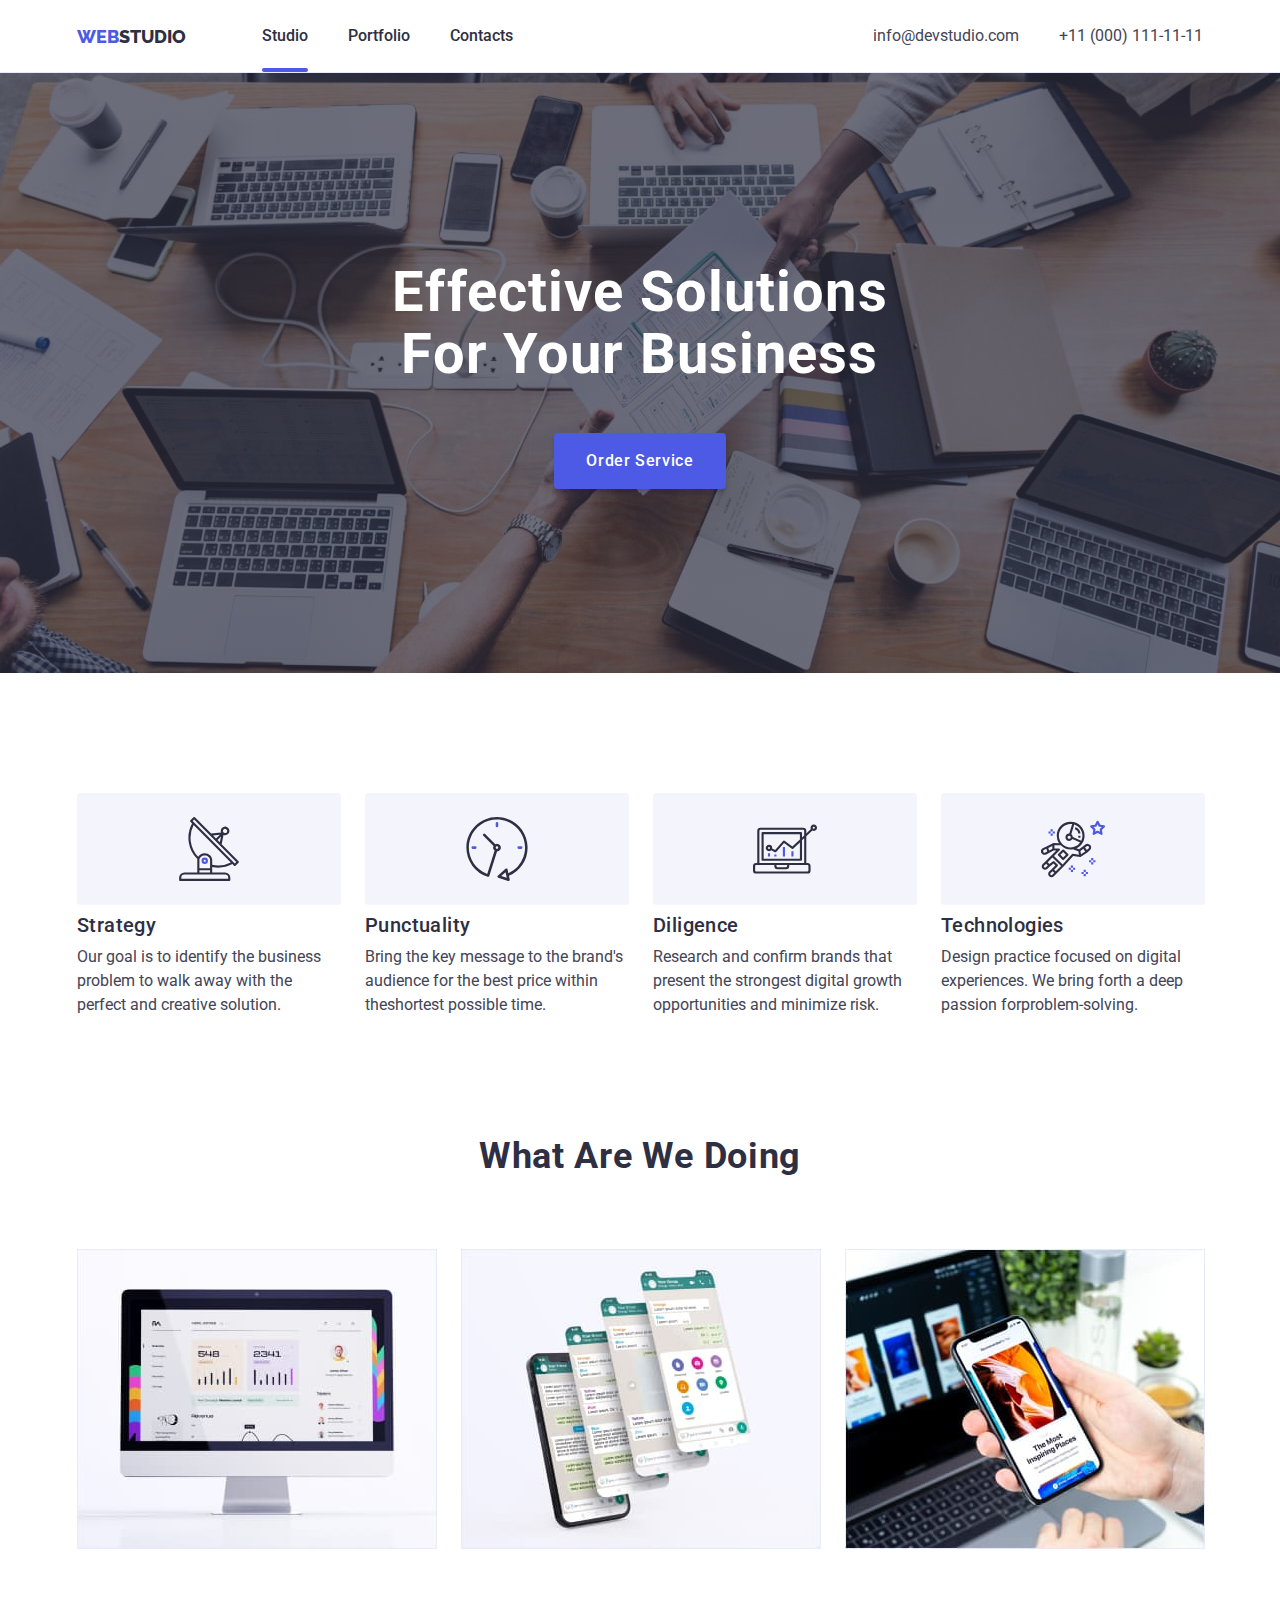
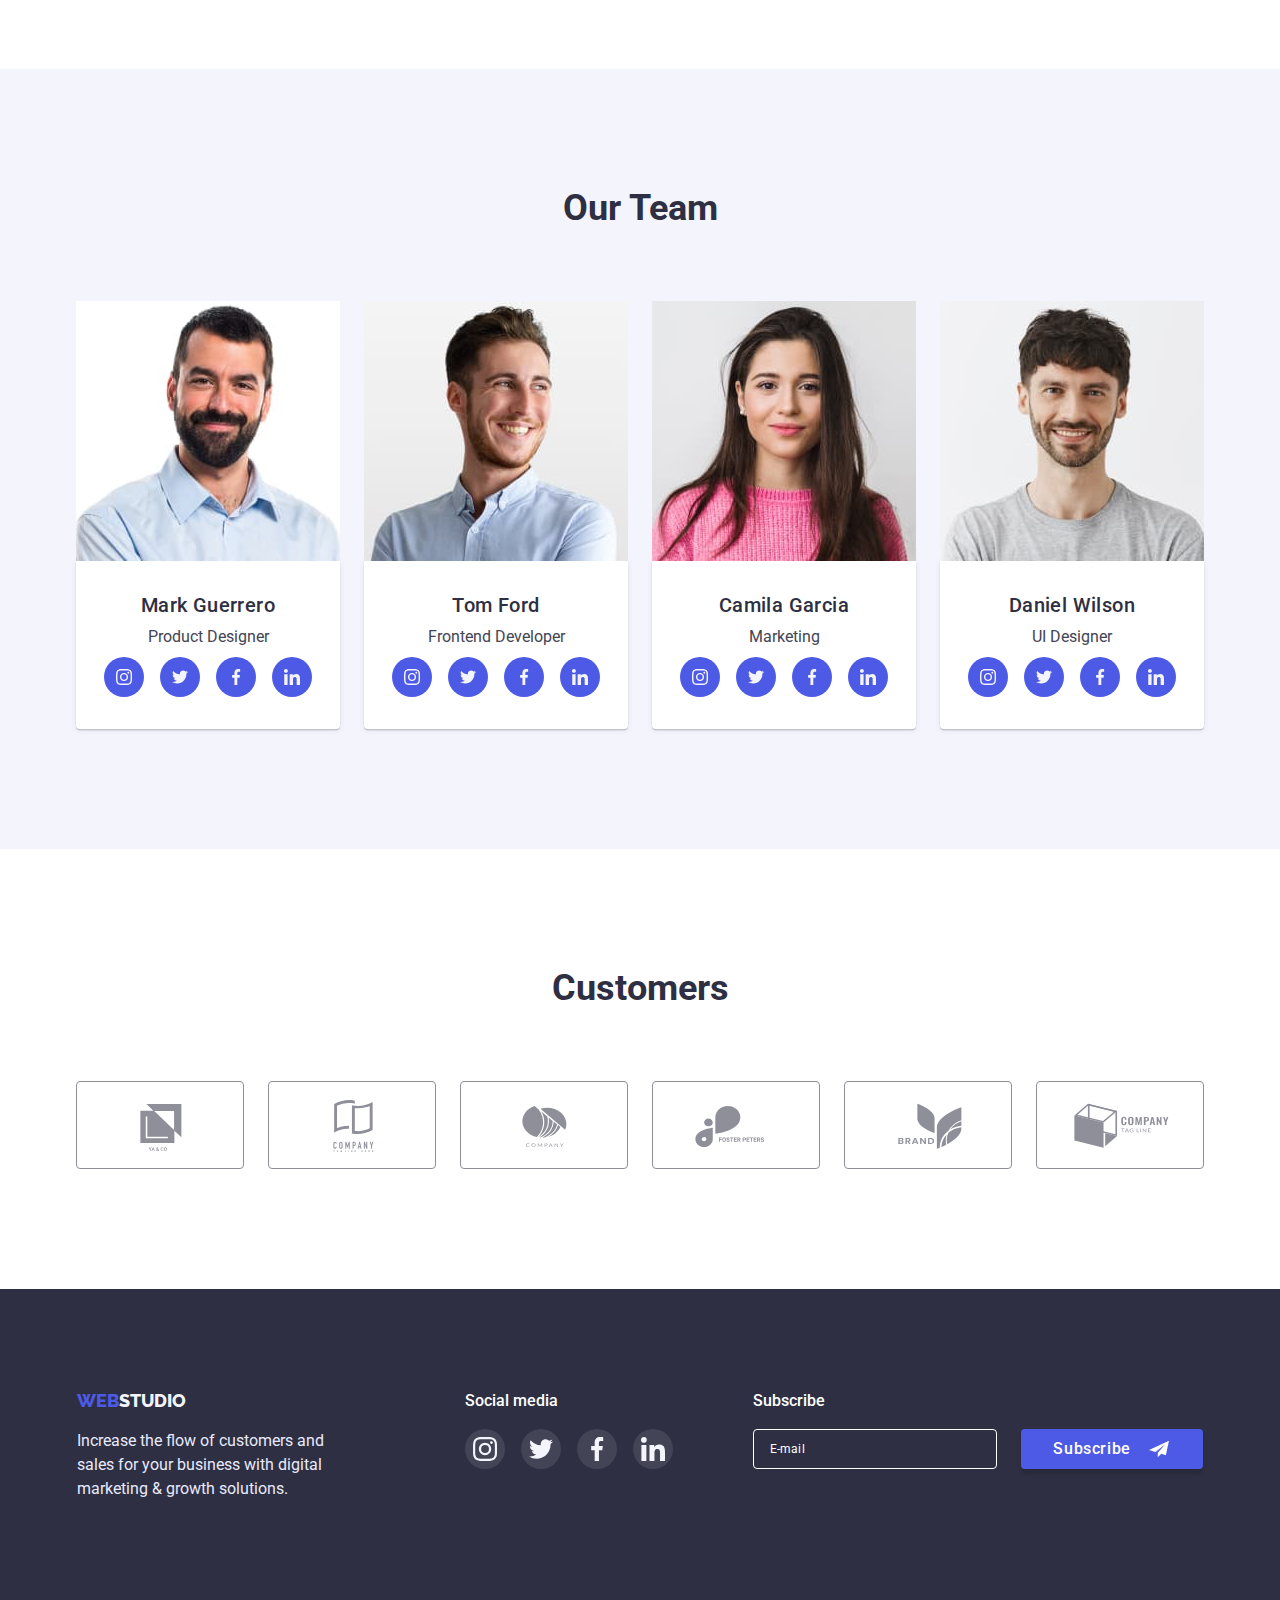
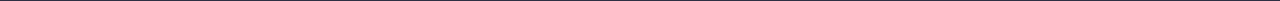
<file: index.html>
<!DOCTYPE html>
<html lang="en">
<head>
    <meta charset="UTF-8">
    <meta http-equiv="X-UA-Compatible" content="IE=edge">
    <meta name="viewport" content="width=device-width, initial-scale=1.0">
    <title>goit-markup-hw-07</title>
    <!-- ====================== Attaching text styles. ====================== -->
    <link rel="preconnect" href="https://fonts.googleapis.com">
    <link rel="preconnect" href="https://fonts.gstatic.com" crossorigin>
    <link href="https://fonts.googleapis.com/css2?family=Raleway:wght@800&family=Roboto:wght@400;500;700;900&display=swap"
        rel="stylesheet">
    <!-- ====================== Normalization. ====================== -->    
    <link rel="stylesheet" href="https://cdnjs.cloudflare.com/ajax/libs/modern-normalize/1.1.0/modern-normalize.min.css">
    <!-- ====================== Attaching a styles file. ====================== -->
    <link rel="stylesheet" href="./css/styles.css">
</head>

<body>

    <!-- ====================== Page header! ====================== -->
    <header class="h-underline">
        <!-- ====================== Main navigation ====================== -->
                  
        <div class="main-nav container">
            <nav class="main-nav">
                <!-- ====================== logo created as a text ====================== -->
                <a href="./index.html" class="link page-header">
                    <span class="logo-web">Web</span><span class="logo-studio-h">Studio</span>
                </a>
            
                    <!-- ====================== Main page navigation ====================== -->
                    <ul class="site-nav link">
                        <li class="site-nav-item item"><a href="./index.html" class="link medium-text nav-index">Studio</a></li> 
                        <li class="item"><a href="./portfolio.html" class="link medium-text">Portfolio</a></li>
                        <li class="item"><a href="" class="link medium-text">Contacts</a></li>
                    </ul>
            </nav>
             
            <!-- ====================== Contacts ====================== -->
            <address class="adress-nav">

                    <!-- 796+ size letter -->
                    <ul class="link auth-nav-laptop">
                        <li class="item"><a href="mailto:info@devstudio.com" class="link small-text-laptop carrent">info@devstudio.com</a></li>
                        <li class="item"><a href="tel:+110001111111" class="link small-text-laptop carrent">+11 (000) 111-11-11</a></li>
                    </ul>

                    <!-- 1200+ size letter -->
                    <ul class="link auth-nav">
                        <li class="item"><a href="mailto:info@devstudio.com" class="link small-text carrent">info@devstudio.com</a></li>
                        <li class="item"><a href="tel:+110001111111" class="link small-text carrent">+11 (000) 111-11-11</a></li>
                    </ul>
                
            </address>

            <!-- ====================== Mobile variant close buttom + menu ====================== -->  
            <button type="button" class="mobile-menu-open" data-menu-open>
                <svg class="mobile-menu-open_icon icon-mob" width="32" height="22">
                    <use href="./images/icons.svg#burger-icon"></use>
                </svg>
            </button> 
        </div >

        <!-- ====================== Mobile menu drop window ====================== --> 
        <div class="mobile-menu" data-menu>
            <div class="mobile-menu-container">
                <button class="mobile-menu_close-btn"  width="24" height="24" data-menu-close>
                    <svg class="mobile-menu_close-icon" width="8" height="8">
                        <use href="./images/icons.svg#icon-close-modal"></use>
                    </svg>
                </button>
    
                <!-- Mobile menu main nav -->
                <ul class="link drop-site-nav">
                    <li class="item drop-site-nav-item">
                        <a href="./index.html" class="link drop-site-nav-text">Studio</a>
                    </li>
                    <li class="item drop-site-nav-item">
                        <a href="./portfolio.html" class="link drop-site-nav-text">Portfolio</a>
                    </li>
                    <li class="item drop-site-nav-item">
                        <a href="" class="link drop-site-nav-text carrent">Contacts</a>
                    </li>
                </ul>
                
                <!-- Mobile menu mail + tel -->
                <ul class="drop-mobile-menu link">
                    <li class="mob-menu-item item">
                        <a href="tel:+110001111111" class="mob-text-style link">+11 (000) 111-11-11</a>
                    </li>
                    <li class="mob-menu-item item">
                        <a href="mailto:info@devstudio.com" class="ema-text-style link">info@devstudio.com</a>
                    </li>
                </ul>
    
                <!-- Mobile menu social net -->
                <ul class="social-list-mob list">

                    <li class="social-list-iten-mob">
                        <a href="" class="social-list-link-mob">
                            <svg class="social-list-icon" width="24" height="24">
                                <use href="./images/icons.svg#icon-our-team-instagram"></use>
                            </svg>
                        </a>
                    </li>

                    <li class="social-list-iten-mob">
                        <a href="" class="social-list-link-mob">
                            <svg class="social-list-icon" width="24" height="24">
                                <use href="./images/icons.svg#icon-our-team-twitter"></use>
                            </svg>
                        </a>
                    </li>

                    <li class="social-list-iten-mob">
                        <a href="" class="social-list-link-mob">
                            <svg class="social-list-icon" width="24" height="24">
                                <use href="./images/icons.svg#icon-our-team-facebook"></use>
                            </svg>
                        </a>
                    </li>

                    <li class="social-list-iten-mob">
                        <a href="" class="social-list-link-mob">
                            <svg class="social-list-icon" width="24" height="24">
                                <use href="./images/icons.svg#icon-our-team-linkedin"></use>
                            </svg>
                        </a>
                    </li>
                    
                </ul>

            </div>   
        </div>
    </header>

    <!-- ====================== Unique page content. ====================== -->
    <main>
        
        <!-- ====================== Section 1. Hero. ====================== -->
        <section class="section-double-pad bg-color-h hero-bg">
            <div class="fool-title">
                <h1 class="hero-title">Effective Solutions</h1>
                <h1 class="hero-title">for Your Business</h1>
            </div>
            
                <button type="button" class="hero-button button-text" data-modal-open>Order Service</button>
            
        </section> 

        <!-- ====================== Section 2. Main fitures. ====================== -->
        <section class="section-main-fitures">
            <div class="container">
                <h2 class="invisible"></h2>

                <ul class="privil-list list">

                    <li class="privil-list-item link">
                        <div class="privil-list-link">                            
                            <svg class="social-list-icon" width="64" height="64">
                                <use href="./images/icons.svg#icon-antenna" class="privil-pic"></use>
                            </svg>
                        </div>
                        <div class="fitures-card-text-box">
                            <h3 class="title-third">Strategy</h3>
                            <p class="small-text">Our goal is to identify the business
                            problem to walk away with the perfect and creative solution.</p>
                        </div>
                        
                    </li>

                    <li class="privil-list-item">
                        <div class="privil-list-link">                            
                            <svg class="social-list-icon" width="64" height="64">
                                <use href="./images/icons.svg#icon-clock"></use>
                            </svg>
                        </div>
                        <div class="fitures-card-text-box">
                            <h3 class="title-third">Punctuality</h3>
                            <p class="small-text">Bring the key message to the brand's audience for the best price within theshortest possible time.</p>
                        </div>
                        
                    </li>

                    <li class="privil-list-item">
                        <div class="privil-list-link">                            
                            <svg class="social-list-icon" width="64" height="64">
                                <use href="./images/icons.svg#icon-diagram"></use>
                            </svg>
                        </div>
                        <div class="fitures-card-text-box">
                            <h3 class="title-third">Diligence</h3>
                            <p class="small-text">Research and confirm brands that present the strongest digital growth opportunities and minimize risk.</p>
                        </div>
                        
                    </li>

                    <li class="privil-list-item">
                        <div class="privil-list-link">                            
                            <svg class="social-list-icon" width="64" height="64">
                                <use href="./images/icons.svg#icon-astronaut"></use>
                            </svg>
                        </div>
                        <div class="fitures-card-text-box">
                            <h3 class="title-third">Technologies</h3>
                            <p class="small-text">Design practice focused on digital experiences. We bring forth a deep passion forproblem-solving.</p>
                        </div>
                        
                    </li>

                </ul>                
            </div>
        </section>

        <!-- ====================== Section 3. What are we doing. ====================== -->
        <section class="section-singl-pad element-direction-index">
             
            <div class="container">
                <h2 class="title-second main-text-style">What are we doing</h2>
                <ul class="photo link">
                    <li class="item">
                        <img 
                            srcset="./images/what-are-we-doing/monitor.jpg 1x, ./images/what-are-we-doing/monitor@2x.jpg 2x"
                            src="./images/monitor.jpg" 
                            alt="monitor" 
                            width="360" height="300"
                        >
                    </li>
                    <li class="item">
                        <img 
                            srcset="./images/what-are-we-doing/phone.jpg 1x, ./images/what-are-we-doing/phone@2x.jpg 2x"
                            src="./images/phone.jpg" 
                            alt="phone" 
                            width="360" height="300"
                        >
                    </li>
                    <li class="item">
                        <img 
                            srcset="./images/what-are-we-doing/phon-plus-laptop.jpg 1x, ./images/what-are-we-doing/phon-plus-laptop@2x.jpg 2x"
                            src="./images/what-are-we-doing/phon-plus-laptop.jpg" 
                            alt="phone and laptop" 
                            width="360" height="300"
                        >
                    </li>
                </ul>
            </div>
        </section>

        <!-- ====================== Section 4. Our Team. ====================== -->
        <section class="section-our-team our-team-colors-bg">
            
                
            <!-- Our Team cards -->
            <div class="container">
                <h2 class="title-second">Our Team</h2>
                <div class="test">
                    <ul class="team-cards link">
    
                        <li class="our-team-item item">
                            <img 
                                srcset="./images/our-team/mark-guerrero.jpg 1x, ./images/our-team/mark-guerrero@2x.jpg 2x"
                                src="./images/our-team/mark-guerrero.jpg" 
                                alt="Product Designer Mark Guerrero" 
                                width="264">
                            <div class="card-description">
                                <h3 class="title-third">Mark Guerrero</h3>
                                <p class="small-text-icon">Product Designer</p>
    
                                <!-- Our Team cards Icon -->
                                <ul class="social-list list">
                                    <li class="social-list-iten">
                                        <a href="" class="social-list-link">
                                            <svg class="social-list-icon" width="16" height="16">
                                                <use href="./images/icons.svg#icon-our-team-instagram"></use>
                                            </svg>
                                        </a>
                                    </li>
    
                                    <li class="social-list-iten">
                                        <a href="" class="social-list-link">
                                            <svg class="social-list-icon" width="16" height="16">
                                                <use href="./images/icons.svg#icon-our-team-twitter"></use>
                                            </svg>
                                        </a>
                                    </li>
    
                                    <li class="social-list-iten">
                                        <a href="" class="social-list-link">
                                            <svg class="social-list-icon" width="16" height="16">
                                                <use href="./images/icons.svg#icon-our-team-facebook"></use>
                                            </svg>
                                        </a>
                                    </li>
    
                                    <li class="social-list-iten">
                                        <a href="" class="social-list-link">
                                            <svg class="social-list-icon" width="16" height="16">
                                                <use href="./images/icons.svg#icon-our-team-linkedin"></use>
                                            </svg>
                                        </a>
                                    </li>
                                    
                                </ul>
                                
                            </div>
                        </li>
    
                        <li class="our-team-item item">
                            <img 
                            srcset="./images/our-team/tom-ford.jpg 1x, ./images/our-team/tom-ford@2x.jpg 2x" 
                            src="./images/our-team/tom-ford.jpg" 
                            alt="Frontend Developer Tom Ford" 
                            width="264">
                            <div class="card-description">
                                <h3 class="title-third">Tom Ford</h3>
                                <p class="small-text-icon">Frontend Developer</p>
                                
                                <!-- Our Team cards Icon -->
                                <ul class="social-list list">
                                    <li class="social-list-iten">
                                        <a href="" class="social-list-link">
                                            <svg class="social-list-icon" width="16" height="16">
                                                <use href="./images/icons.svg#icon-our-team-instagram"></use>
                                            </svg>
                                        </a>
                                    </li>
    
                                    <li class="social-list-iten">
                                        <a href="" class="social-list-link">
                                            <svg class="social-list-icon" width="16" height="16">
                                                <use href="./images/icons.svg#icon-our-team-twitter"></use>
                                            </svg>
                                        </a>
                                    </li>
    
                                    <li class="social-list-iten">
                                        <a href="" class="social-list-link">
                                            <svg class="social-list-icon" width="16" height="16">
                                                <use href="./images/icons.svg#icon-our-team-facebook"></use>
                                            </svg>
                                        </a>
                                    </li>
    
                                    <li class="social-list-iten">
                                        <a href="" class="social-list-link">
                                            <svg class="social-list-icon" width="16" height="16">
                                                <use href="./images/icons.svg#icon-our-team-linkedin"></use>
                                            </svg>
                                        </a>
                                    </li>
                                    
                                </ul>
    
                            </div>
                        </li>
    
                        <li class="our-team-item item">
                            <img 
                                srcset="./images/our-team/camila-garcia.jpg 1x, ./images/our-team/camila-garcia@2x.jpg 2x" 
                                src="./images/our-team/camila-garcia.jpg" 
                                alt="Marketing Camila Garcia" 
                                width="264">
                            <div class="card-description">
                                <h3 class="title-third">Camila Garcia</h3>
                                <p class="small-text-icon">Marketing</p>
    
                                <!-- Our Team cards Icon -->
                                <ul class="social-list list">
                                    <li class="social-list-iten">
                                        <a href="" class="social-list-link">
                                            <svg class="social-list-icon" width="16" height="16">
                                                <use href="./images/icons.svg#icon-our-team-instagram"></use>
                                            </svg>
                                        </a>
                                    </li>
    
                                    <li class="social-list-iten">
                                        <a href="" class="social-list-link">
                                            <svg class="social-list-icon" width="16" height="16">
                                                <use href="./images/icons.svg#icon-our-team-twitter"></use>
                                            </svg>
                                        </a>
                                    </li>
    
                                    <li class="social-list-iten">
                                        <a href="" class="social-list-link">
                                            <svg class="social-list-icon" width="16" height="16">
                                                <use href="./images/icons.svg#icon-our-team-facebook"></use>
                                            </svg>
                                        </a>
                                    </li>
    
                                    <li class="social-list-iten">
                                        <a href="" class="social-list-link">
                                            <svg class="social-list-icon" width="16" height="16">
                                                <use href="./images/icons.svg#icon-our-team-linkedin"></use>
                                            </svg>
                                        </a>
                                    </li>
                                    
                                </ul> 
    
                            </div>
                        </li>
    
                        <li class="our-team-item item">
                            <img 
                                srcset="./images/our-team/daniel-wilson.jpg 1x, ./images/our-team/daniel-wilson@2x.jpg 2x" 
                                src="./images/our-team/daniel-wilson.jpg" 
                                alt="UI Designer Daniel Wilson" 
                                width="264">
                            <div class="card-description">
                                <h3 class="title-third">Daniel Wilson</h3>
                                <p class="small-text-icon">UI Designer</p>
    
                                <!-- Our Team cards Icon -->
                                <ul class="social-list list">
                                    <li class="social-list-iten">
                                        <a href="" class="social-list-link">
                                            <svg class="social-list-icon" width="16" height="16">
                                                <use href="./images/icons.svg#icon-our-team-instagram"></use>
                                            </svg>
                                        </a>
                                    </li>
    
                                    <li class="social-list-iten">
                                        <a href="" class="social-list-link">
                                            <svg class="social-list-icon" width="16" height="16">
                                                <use href="./images/icons.svg#icon-our-team-twitter"></use>
                                            </svg>
                                        </a>
                                    </li>
    
                                    <li class="social-list-iten">
                                        <a href="" class="social-list-link">
                                            <svg class="social-list-icon" width="16" height="16">
                                                <use href="./images/icons.svg#icon-our-team-facebook"></use>
                                            </svg>
                                        </a>
                                    </li>
    
                                    <li class="social-list-iten">
                                        <a href="" class="social-list-link">
                                            <svg class="social-list-icon" width="16" height="16">
                                                <use href="./images/icons.svg#icon-our-team-linkedin"></use>
                                            </svg>
                                        </a>
                                    </li>
                                    
                                </ul>
    
                            </div>
                        </li>
    
                    </ul>
                </div>
            </div>
        </section>

        <!-- ====================== Section 5. Customers. ====================== -->
        <section class="section-customers">
            <div class="container">
                <h2 class="title-second">Customers</h2>
                
                    <ul class="customers-list list">
                        
                        <li class="customers-list-item">
                            <a href="" class="customers-list-link">
                                <svg class="customers-list-icon" width="104" height="56">
                                    <use href="./images/icons.svg#icon-customers-one"></use>
                                </svg>
                            </a>
                        </li>

                        <li class="customers-list-item">
                            <a href="" class="customers-list-link">
                                <svg class="customers-list-icon" width="104" height="56">
                                    <use href="./images/icons.svg#icon-customers-two"></use>
                                </svg>
                            </a>
                        </li>

                        <li class="customers-list-item">
                            <a href="" class="customers-list-link">
                                <svg class="customers-list-icon" width="104" height="56">
                                    <use href="./images/icons.svg#icon-customers-three"></use>
                                </svg>
                            </a>
                        </li>

                        <li class="customers-list-item">
                            <a href="" class="customers-list-link">
                                <svg class="customers-list-icon" width="104" height="56">
                                    <use href="./images/icons.svg#icon-customers-four"></use>
                                </svg>
                            </a>
                        </li>

                        <li class="customers-list-item">
                            <a href="" class="customers-list-link">
                                <svg class="customers-list-icon" width="104" height="56">
                                    <use href="./images/icons.svg#icon-customers-five"></use>
                                </svg>
                            </a>
                        </li>

                        <li class="customers-list-item">
                            <a href="" class="customers-list-link">
                                <svg class="customers-list-icon" width="104" height="56">
                                    <use href="./images/icons.svg#icon-customers-six"></use>
                                </svg>
                            </a>
                        </li>
                    </ul>                   
            
            </div>
        </section>

    </main>

    <!-- ============================= Footer. ============================= -->
    <footer class="section-f-double-pad bg-color-f">
        
        <div class="container footer-box">

            <div class="logo-f-size">
                <div class="logo-box">
                    <a href="./index.html" class="link"><span class="logo-web">Web</span><span class="logo-studio-f">Studio</span>
                    </a>
                </div>
                <p class="footer-text">
                    Increase the flow of customers and <br> sales for your business with digital <br> marketing & growth solutions. 
                </p>
            </div>

            <div class="foter-cosial-media">
                <p class="medium-text-footer-social">Social media</p>

                <ul class="social-list list">

                    <li class="social-list-iten">
                        <a href="" class="social-list-link-f">
                            <svg class="social-list-icon" width="24" height="24">
                                <use href="./images/icons.svg#icon-our-team-instagram"></use>
                            </svg>
                        </a>
                    </li>

                    <li class="social-list-iten">
                        <a href="" class="social-list-link-f">
                            <svg class="social-list-icon" width="24" height="24">
                                <use href="./images/icons.svg#icon-our-team-twitter"></use>
                            </svg>
                        </a>
                    </li>

                    <li class="social-list-iten">
                        <a href="" class="social-list-link-f">
                            <svg class="social-list-icon" width="24" height="24">
                                <use href="./images/icons.svg#icon-our-team-facebook"></use>
                            </svg>
                        </a>
                    </li>

                    <li class="social-list-iten">
                        <a href="" class="social-list-link-f">
                            <svg class="social-list-icon" width="24" height="24">
                                <use href="./images/icons.svg#icon-our-team-linkedin"></use>
                            </svg>
                        </a>
                    </li>
                    
                </ul>

            </div>

            <!-- ============================= Footer Subscribe form. ============================= -->
            
            <div class="footer-subscribe-form">
                <p class="medium-text-footer-social">Subscribe</p>
                <label class="footer-input-area">
                    
                    <input 
                        type="text"
                        name="user_email" 
                        type="email" 
                        class="footer-email-input" 
                        placeholder="E-mail"
                    />
                    <button type="submit" class="subscribe-button">Subscribe
                        <svg class="subscribe-btm-icon" width="24" height="20">
                            <use href="./images/icons.svg#icon-plane"></use>
                        </svg>
                    </button>
                    
                </label>
                
            </div>

        </div>
          
    </footer> 

    <!-- ============================= Modal windov. ============================= -->
    <div class="backdrop is-hidden" data-modal>
        <div class="modal">
            
            <!-- ============================= Closing buttom. ============================= -->
            <button type="button" class="modal-close-btm" data-modal-close>
                <svg class="modal-close-btm-icon" width="8" height="8">
                    <use href="./images/icons.svg#icon-close-modal"></use>
                </svg>
            </button>

            <!-- ============================= Modal window contacts form. ============================= -->
            <form class="contact-form">
                <p class="medium-text-modal">Leave your contacts and we will call you back</p>

                <label class="contact-form-label">
                    
                    <span class="contact-form-text-description">Name</span>
                    <span class="modal-form-input-wrapper">
                        <input 
                            name="user_name" 
                            type="text" 
                            class="contact-form-input" 
                            placeholder="Alex Stepchuk" 
                            required
                            minlength="2" 
                            required    
                            pattern="[a-zA-Zа-яА-Я]+"                   
                        />
    
                        <svg class="modal-form-input-icon">
                            <use href="./images/icons.svg#icon-man" class=""></use>
                        </svg>
                    </span>

                </label>

               <label  class="contact-form-label">
                    
                    <span class="contact-form-text-description">Phone</span>
                    <span  class="modal-form-input-wrapper">
                        <input 
                            name="user_phone" 
                            type="tel" 
                            class="contact-form-input" 
                            placeholder="(066)-184-20-41"                        
                            required
                            pattern="[0-9]{3}-[0-9]{3}-[0-9]{2}-[0-9]{2}"
                            title="(xxx)-xxx-xx-xx"
                        />
    
                        <svg class="modal-form-input-icon">
                            <use href="./images/icons.svg#icon-phone" class=""></use>
                        </svg>
                    </span>
               </label>

                <label class="contact-form-label">
                    
                    <span class="contact-form-text-description">Email</span>
                    <span class="modal-form-input-wrapper">
                        <input 
                            name="user_email" 
                            type="email" 
                            class="contact-form-input" 
                            placeholder="+reception@ukr.net"                  
                        />
    
                        <svg class="modal-form-input-icon">
                            <use href="./images/icons.svg#icon-letter" class=""></use>
                        </svg>
                    </span>
                </label >

                <label class="contact-form-label-c">
                    
                    <span class="contact-form-text-description">Comment</span><textarea 
                        name="user_message" 
                        class="contact-form-msg" 
                        placeholder="Text input"
                    ></textarea>

                </label>

                <div class="contact-customers-agreement">

                        <input 
                            id="user_policy" 
                            type="checkbox" 
                            class="customers-check visually-hidden"
                        />
                        <label for="user_policy" class="contact-form-text-description-c">
                            
                            I accept the terms and conditions of the &nbsp <a href="" class="privacy-policy">Privacy Policy</a>
                        </label>
                    
                </div>
                
                <div class="contact-form-btm-wrapper">
                    <button type="submit" class="contact-form-btm">Send</button>
                </div>
            </form>
        </div>
    </div>
    <script src="./js/modal.js"></script>
    <script src="./js/mobile-menu-old.js"></script>
</body>
</html>
</file>
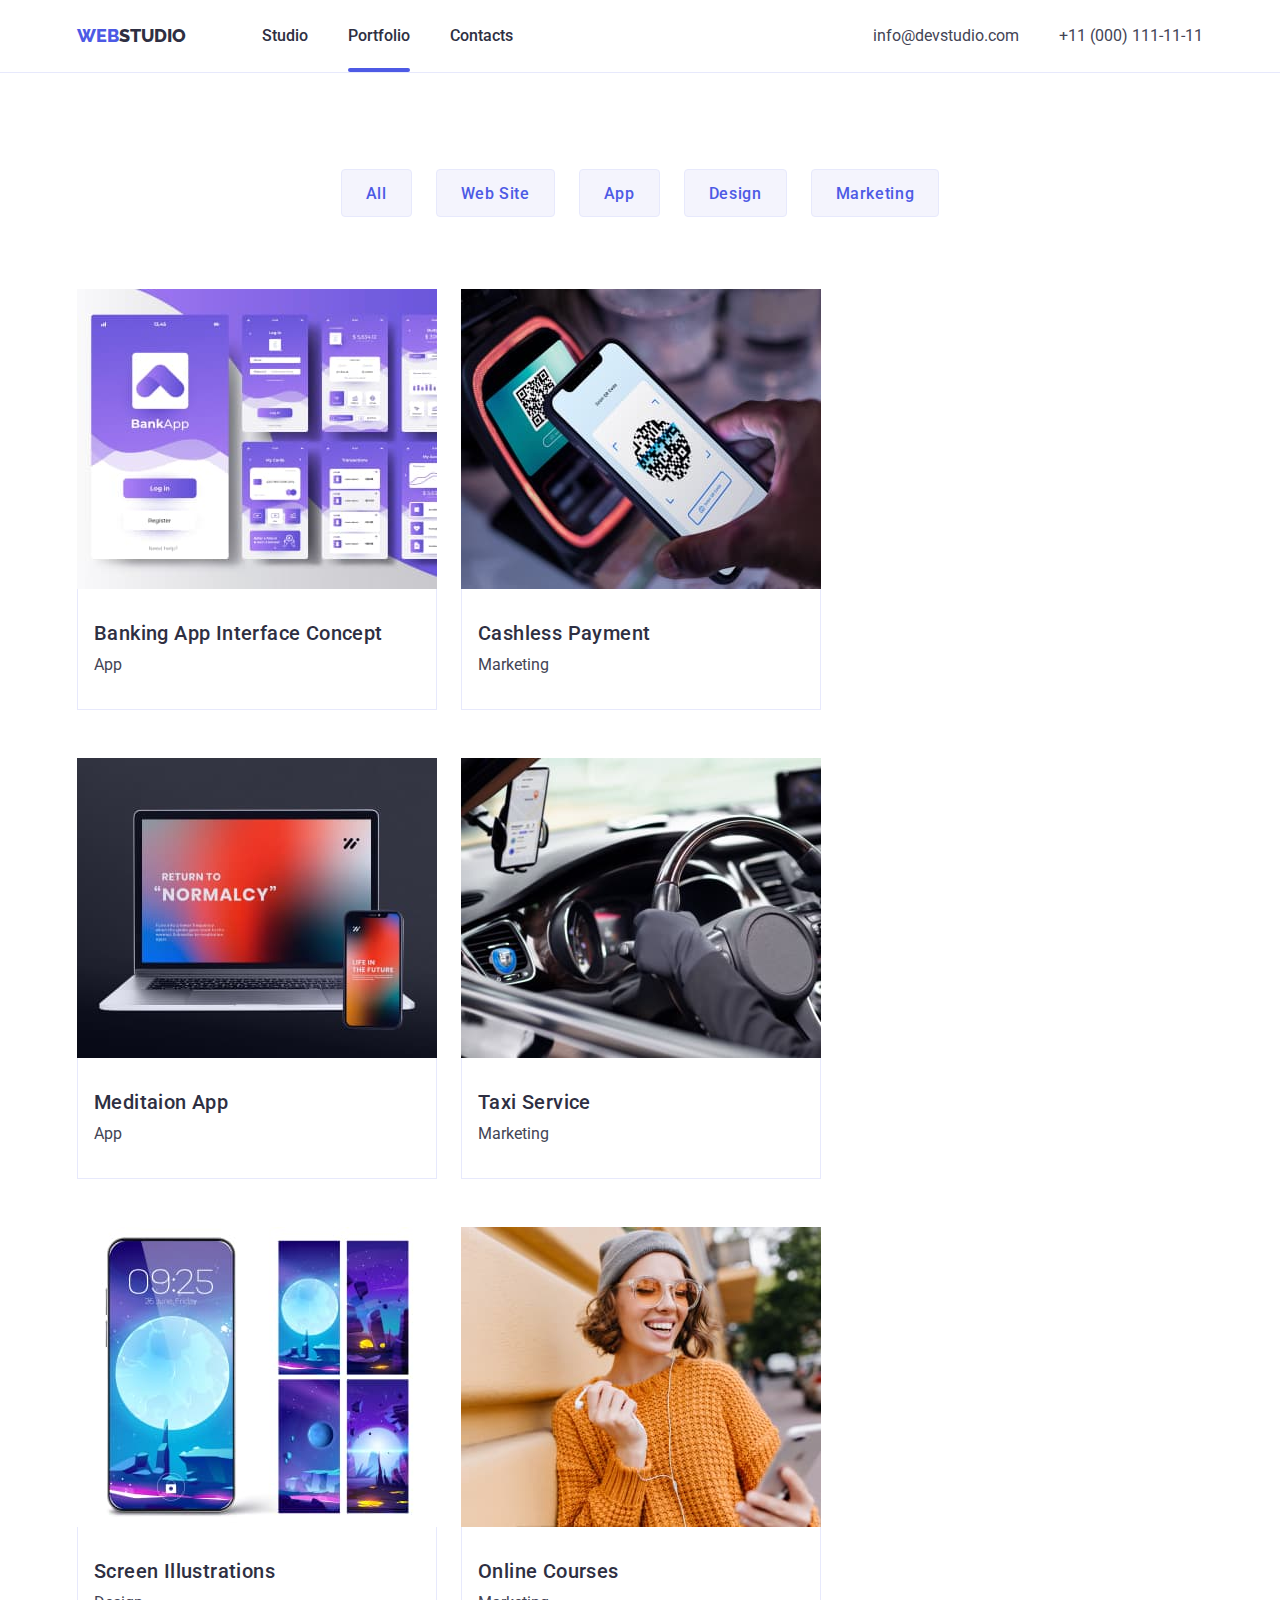
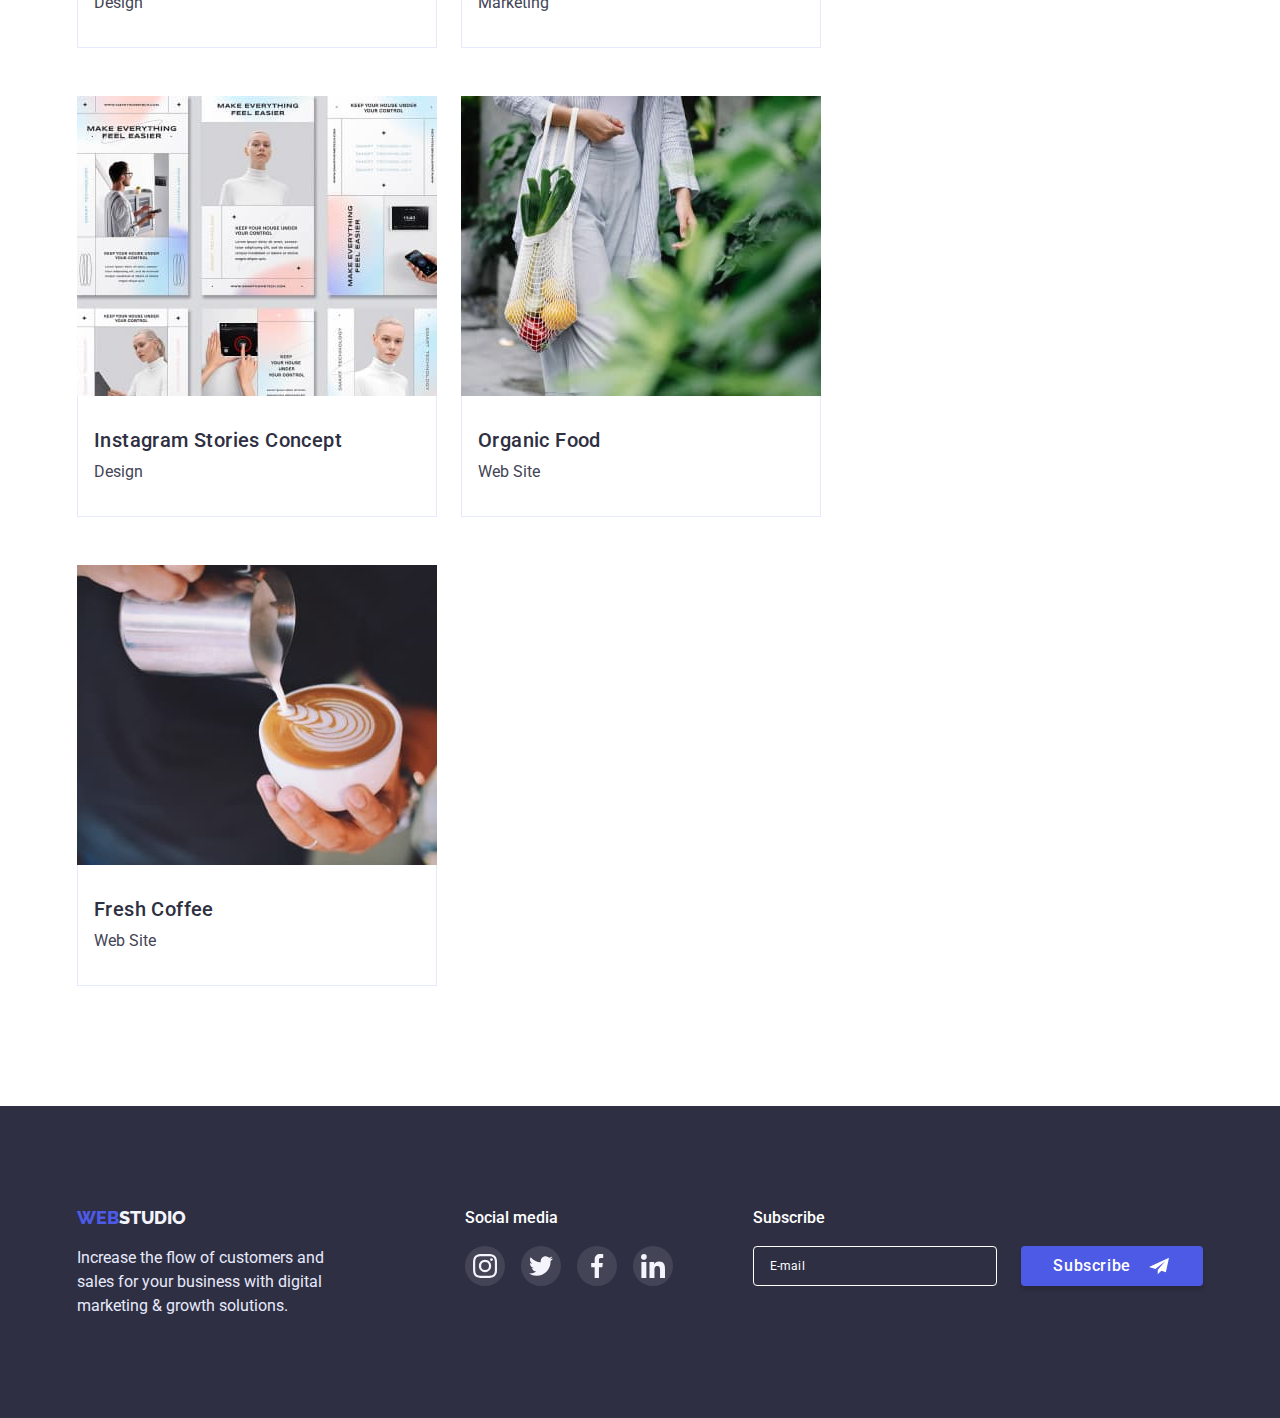
<file: portfolio.html>
<!DOCTYPE html>
<html lang="en">
<head>
    <meta charset="UTF-8">
    <meta http-equiv="X-UA-Compatible" content="IE=edge">
    <meta name="viewport" content="width=device-width, initial-scale=1.0">
    <title>Portfolio</title>
    <!-- ====================== Attaching text styles. ====================== -->
    <link rel="preconnect" href="https://fonts.googleapis.com">
    <link rel="preconnect" href="https://fonts.gstatic.com" crossorigin>
    <link href="https://fonts.googleapis.com/css2?family=Raleway:wght@800&family=Roboto:wght@400;500;700;900&display=swap"
        rel="stylesheet">
    <!-- ====================== Normalization. ====================== -->    
    <link rel="stylesheet" href="https://cdnjs.cloudflare.com/ajax/libs/modern-normalize/1.1.0/modern-normalize.min.css">
    <!-- ====================== Attaching a styles file. ====================== -->
    <link rel="stylesheet" href="./css/styles.css">
</head>

<body>
    
    <!-- ====================== Page header! ====================== -->
    <header class="h-underline">
        <!-- ====================== Main navigation ====================== -->
                  
        <div class="main-nav container">
            <nav class="main-nav">
                <!-- ====================== logo created as a text ====================== -->
                <a href="./index.html" class="link"><span class="logo-web">Web</span><span class="logo-studio-h">Studio</span></a>
            
                    <!-- ====================== Main page navigation ====================== -->
                    <ul class="site-nav link">
                        <li class="item"><a href="./index.html" class="link medium-text">Studio</a></li> 
                        <li class="site-nav-item item"><a href="./portfolio.html" class="link medium-text nav-index">Portfolio</a></li>
                        <li class="item"><a href="" class="link medium-text">Contacts</a></li>
                    </ul>
            </nav>
                    
                    <!-- ====================== Contacts ====================== -->
            
            <address class="adress-nav">
                
                    <ul class="auth-nav link">
                        <li class="item"><a href="mailto:info@devstudio.com" class="link small-text carrent">info@devstudio.com</a></li>
                         <li class="item"><a href="tel:+110001111111" class="link small-text carrent">+11 (000) 111-11-11</a></li>
                    </ul>
                
            </address>
        </div >
        
    </header>
    <!-- ====================== Main oraginal conten ====================== -->
    <main>

        <!-- ====================== Main section ====================== -->
        <section class="portfolio-section">

            <!-- ====================== Top menu filter ====================== -->
        <div class="container element-direction">
            <div class="b-positionong">
                <ul class="btm link">
                    <li class="item"><button type="button" class="button-nav button-text">All</button></li>
                    <li class="item"><button type="button" class="button-nav button-text">Web Site</button></li>
                    <li class="item"><button type="button" class="button-nav button-text">App</button></li>
                    <li class="item"><button type="button" class="button-nav button-text">Design</button></li>
                    <li class="item"><button type="button" class="button-nav button-text">Marketing</button></li>
                </ul>
            </div>
                
        <!-- ================================== Portfolio cards space ================================== -->

            <div>
                <ul class="card-set">
                    <li class="item">
                        <a href="" class="link">
                            <div class="wrapper">
                                <img src="./images/portfolio/bank-app.jpg" alt="banking applications" width="360" height="300">
                                <p class="overley small-text">
                                    Lorem ipsum dolor sit amet consectetur adipisicing elit. Vel odio delectus consequuntur rem tempora praesentium omnis nam expedita corrupti minus!
                                </p>
                            </div>
                            <div class="card-set-description"> 
                                <h2 class="title-third">Banking App Interface Concept</h2>
                                <p class="small-text">App</p>
                            </div>
                        </a>                        
                    </li>
    
                    <li class="item">
                        <a href="" class="link">
                            <div class="wrapper">
                                <img src="./images/portfolio/mobile-in-car.jpg" alt="banking applications" width="360" height="300">
                                <p class="overley small-text">
                                    Lorem ipsum dolor sit amet consectetur adipisicing elit. Vel odio delectus consequuntur rem tempora praesentium omnis nam expedita corrupti minus!
                                </p>
                            </div>
                            <div class="card-set-description"> 
                                <h2 class="title-third">Cashless Payment</h2>
                                <p class="small-text">Marketing</p>
                            </div>
                        </a> 
                    </li>
    
                    <li class="item">
                        <a href="" class="link">
                            <div class="wrapper">
                                <img src="./images/portfolio/laptop.jpg" alt="banking applications" width="360" height="300">
                                <p class="overley small-text">
                                    Lorem ipsum dolor sit amet consectetur adipisicing elit. Vel odio delectus consequuntur rem tempora praesentium omnis nam expedita corrupti minus!
                                </p>
                            </div>
                            <div class="card-set-description">
                                <h2 class="title-third">Meditaion App</h2>
                                <p class="small-text">App</p>
                            </div>
                        </a> 
                    </li>
    
                    <li class="item">
                        <a href="" class="link">
                            <div class="wrapper">
                                <img src="./images/portfolio/steering-wheel.jpg" alt="banking applications" width="360" height="300">
                                <p class="overley small-text">
                                    Lorem ipsum dolor sit amet consectetur adipisicing elit. Vel odio delectus consequuntur rem tempora praesentium omnis nam expedita corrupti minus!
                                </p>
                            </div>
                            <div class="card-set-description">
                                <h2 class="title-third">Taxi Service</h2>
                                <p class="small-text">Marketing</p>
                            </div>
                        </a>
                    </li>
    
                    <li class="item">
                        <a href="" class="link">
                            <div class="wrapper">
                                <img src="./images/portfolio/mobile-pic.jpg" alt="banking applications" width="360" height="300">
                                <p class="overley small-text">
                                    Lorem ipsum dolor sit amet consectetur adipisicing elit. Vel odio delectus consequuntur rem tempora praesentium omnis nam expedita corrupti minus!
                                </p>
                            </div>
                            <div class="card-set-description">
                                <h2 class="title-third">Screen Illustrations</h2>
                                <p class="small-text">Design</p>
                            </div>
                        </a>
                    </li>

                    <li class="item">
                        <a href="" class="link">
                            <div class="wrapper">
                                <img src="./images/portfolio/young-girl.jpg" alt="banking applications" width="360" height="300">
                                <p class="overley small-text">
                                    Lorem ipsum dolor sit amet consectetur adipisicing elit. Vel odio delectus consequuntur rem tempora praesentium omnis nam expedita corrupti minus!
                                </p>
                            </div>
                            <div class="card-set-description">
                                <h2 class="title-third">Online Courses</h2>
                                <p class="small-text">Marketing</p>
                            </div>
                        </a>
                    </li>
    
                    <li class="item">
                        <a href="" class="link">
                            <div class="wrapper">
                                <img src="./images/portfolio/portret-pic.jpg" alt="design of stories for Instagram" width="360" height="300">
                                <p class="overley small-text">
                                    Lorem ipsum dolor sit amet consectetur adipisicing elit. Vel odio delectus consequuntur rem tempora praesentium omnis nam expedita corrupti minus!
                                </p>
                            </div>
                            <div class="card-set-description">
                                <h2 class="title-third">Instagram Stories Concept</h2>
                                <p class="small-text">Design</p>
                            </div>
                        </a>
                    </li>
    
                    <li class="item">
                        <a href="" class="link">
                            <div class="wrapper">
                                <img src="./images/portfolio/mesh-beg.jpg" alt="banking applications" width="360" height="300">
                                <p class="overley small-text">
                                    Lorem ipsum dolor sit amet consectetur adipisicing elit. Vel odio delectus consequuntur rem tempora praesentium omnis nam expedita corrupti minus!
                                </p>
                            </div>
                            <div class="card-set-description">
                                <h2 class="title-third">Organic Food</h2>
                                <p class="small-text">Web Site</p>
                            </div>
                        </a>
                    </li>
    
                    <li class="item">
                        <a href="" class="link">
                            <div class="wrapper">
                                <img src="./images/portfolio/cup-of-coffee.jpg" alt="banking applications" width="360" height="300">
                                <p class="overley small-text">
                                    Lorem ipsum dolor sit amet consectetur adipisicing elit. Vel odio delectus consequuntur rem tempora praesentium omnis nam expedita corrupti minus!
                                </p>
                            </div>
                            <div class="card-set-description">
                                <h2 class="title-third">Fresh Coffee</h2>
                            <p class="small-text">Web Site</p>
                            </div>
                        </a>
                    </li>
                </ul>
            </div>
        </div>
        </section>
        
    </main>

    <!-- ====================== Page footer! ====================== -->
    <footer class="section-f-double-pad bg-color-f">
        
        <div class="container footer-box">

            <div class="logo-f-size">
                <a href="./index.html" class="link"><span class="logo-web">Web</span><span class="logo-studio-f">Studio</span></a>
                <p class="footer-text">
                    Increase the flow of customers and <br> sales for your business with digital <br> marketing & growth solutions. 
                </p>
            </div>

            <div class="foter-cosial-media">
                <p class="medium-text-footer-social">Social media</p>

                <ul class="social-list list">

                    <li class="social-list-iten">
                        <a href="" class="social-list-link-f">
                            <svg class="social-list-icon" width="24" height="24">
                                <use href="./images/icons.svg#icon-our-team-instagram"></use>
                            </svg>
                        </a>
                    </li>

                    <li class="social-list-iten">
                        <a href="" class="social-list-link-f">
                            <svg class="social-list-icon" width="24" height="24">
                                <use href="./images/icons.svg#icon-our-team-twitter"></use>
                            </svg>
                        </a>
                    </li>

                    <li class="social-list-iten">
                        <a href="" class="social-list-link-f">
                            <svg class="social-list-icon" width="24" height="24">
                                <use href="./images/icons.svg#icon-our-team-facebook"></use>
                            </svg>
                        </a>
                    </li>

                    <li class="social-list-iten">
                        <a href="" class="social-list-link-f">
                            <svg class="social-list-icon" width="24" height="24">
                                <use href="./images/icons.svg#icon-our-team-linkedin"></use>
                            </svg>
                        </a>
                    </li>
                    
                </ul>

            </div>

            <!-- ============================= Footer Subscribe form. ============================= -->
            
            <div class="footer-subscribe-form">
                <p class="medium-text-footer-social">Subscribe</p>
                <label class="footer-input-area">
                    
                    <input 
                        type="text"
                        name="user_email" 
                        type="email" 
                        class="footer-email-input" 
                        placeholder="E-mail"
                    />
                    <button type="submit" class="subscribe-button">Subscribe
                        <svg class="subscribe-btm-icon" width="24" height="20">
                            <use href="/images/icons.svg#icon-plane"></use>
                        </svg>
                    </button>
                    
                </label>
                
            </div>

        </div>
          
    </footer>
</body>
</html>
</file>
<file: css/styles.css>
/* ================================================================== Stule Guide (colors) ====================== */

/* ================================================================== Оголошуємо змінні CSS ====================== */
:root {
    --primary-brand-color: #4D5AE5;
    --primary-brand-color-a: rgba(64, 75, 191, 0.9);
    --pressed-state-color: #404bbf;
    --hero-text-color: #ffffff;
    --dark-color: #2e2f42;
    --dark-color-rgba: rgba(47, 47, 66, 0.5);
    --success-color: #31D0AA;
    --text-color: #434455;
    --subtle-text-color: #8E8F99;
    --accent-color: #E7E9FC;
    --light-colors: #F4F4FD;
    --modal-window: #FCFCFC;
    
    --space-under-section: 120px;

    --transition-var: 250ms cubic-bezier(0.4, 0, 0.2, 1)
}

/* ================================================================== Body global stylea! ================================================================== */
html {
    box-sizing: border-box;
}

*,
*::before,
*::after {
    box-sizing: inherit;
}

body {
    font-family: 'roboto', sans-serif;
    color: var(--dark-color);
}

h1, h2, h3, p {
    margin-top: 0px;
    margin-bottom: 0px;
}

ul, ol {
    margin-top: 0px;
    margin-bottom: 0px;
    padding-left: 0px;
}

img {
    display: block;
    margin-right: 0px;
    /* border: 10px solid red; */
}

svg {
    /* border: 10px solid red; */
}

button {
    cursor: pointer;
}

/* ================================================================== Text Guide ================================================================== */

/* Global main paramrters for text */
.main-text-style {
    font-style: normal;
    letter-spacing: 0.02em;
}

/* H1 style */
.hero-title {
    
    margin-top: 0px;
    margin-bottom: 0px;
    text-align: center;
    font-size: 56px;
    line-height: 1.15;    
    color: var(--hero-text-color);
}

.fool-title {
    margin-bottom: 72px;
}

/* H2 style */
.title-second {
    text-align: center;
    padding-bottom: 72px;

    font-size: 36px;
    line-height: 1.11;
    text-transform: capitalize;   
}

/* H3 style */
.title-third {
    margin-top: 0px;
    margin-bottom: 8px;
    font-weight: 500;
    font-size: 20px;
    line-height: 1.2;
    color: var(--dark-color);
}

/* Body text style */
.small-text {
    margin-top: 0px;
    margin-bottom: 0px;

    font-size: 16px;
    line-height: 1.5;
    color: var(--text-color);
}

.small-text-laptop {
    
    font-size: 12px;
    line-height: 1.16;
    color: var(--text-color);
}
/* Body text style 2 */
.medium-text {
    font-weight: 500;
    font-size: 16px;
    line-height: 1.5;
    color: var(--dark-color);
}

/* Footer text */
.footer-text {
    min-width: 264px;
    padding-top: 16px;
    font-size: 16px;
    line-height: 1.5;
    color: var(--accent-color);

}

/* Text style Footwr social media before list of icon */
.medium-text-footer-social {
    
    font-weight: 500;
    font-size: 16px;
    line-height: 1.5;
    margin-bottom: 16px;
    color: var(--hero-text-color);
}

.section-f-double-pad {
    padding-top: 100px;
    padding-bottom: 100px;
}

.portfolio-section {
    padding-top: 96px;
    padding-bottom: 120px;
}

.h-underline {
    border-bottom: 1px solid var(--accent-color);
}

/* ======================= Клас, котрий вирізає з потоку і приховує ========================= */
/* .visually-hidden {
    position: absolute;
    width: 1px;
    height: 1px;
    margin: -1px;
    padding: 0px;
    overflow: hidden;
    border: 0px;
    clip: rect(0 0 0 0);
} */

.visually-hidden {
    position: absolute;
    width: 1px;
    height: 1px;
    margin: -1px;
    border: 0;
    padding: 0;
    white-space: nowrap;
    clip-path: inset(100%);
    clip: rect(0 0 0 0);
    overflow: hidden;
  }

/* ====================== main page hero button ====================== */

/* Button text style */
.button-text {
    font-family: 'Roboto', sans-serif;
    font-weight: 500;
    font-size: 16px;
    line-height: 1.5;
    letter-spacing: 0.04em; 
    color: var(--primary-brand-color);
}

/* Hero-button text style */
.hero-button {
    display: block;
    margin-left: auto;
    margin-right: auto;
    padding: 16px 32px;

    font-weight: 500;
    font-size: 16px;
    line-height: 1.5;
    letter-spacing: 0.04em; 
    color: var(--hero-text-color);
    background-color: var(--primary-brand-color);
    border: none;
    cursor: pointer;
    box-shadow: 0px 4px 4px rgba(0, 0, 0, 0.15);
    border-radius: 4px;

    transition: color var(--transition-var), background-color var(--transition-var);
}

.hero-button:focus,
.hero-button:hover {
    color: var(--accent-color);
    background-color: var(--pressed-state-color);
}

/* ====================== logo ====================== */
.logo-web {
    font-family: 'Raleway', sans-serif;
    font-style: normal;
    font-weight: 800;
    font-size: 18px;
    line-height: 1.33;
    color: var(--primary-brand-color); 
    text-transform: uppercase;
}

.logo-studio-h {
    font-family: 'Raleway', sans-serif;
    font-style: normal;
    font-weight: 800;
    font-size: 18px;
    line-height: 1.33;
    color: var(--dark-color);
    text-transform: uppercase;
    
}

.logo-studio-f {
    font-family: 'Raleway', sans-serif;
    font-style: normal;
    font-weight: 800;
    font-size: 18px;
    line-height: 1.33;
    color: var(--light-colors);
    text-transform: uppercase;
}

/* ====================== BG section Colors ====================== */

.bg-color-f {      
    background-color: var(--dark-color);
}

/* BG section Our Team */
.our-team-colors-bg {
     background-color: var(--light-colors);
}


/* ====================== Link and list ====================== */
/* Link style */
.link {
    font-style: normal;
    text-decoration: none;
    list-style: none;
    padding: 0px;
    margin: 0px;
}

.list {
    list-style: none;
}

/* ++++++++++++++++++++++++++++ Універсальні контейнери для контенту на різних девайсах ++++++++++++++++++++++++++++ */
.container {
    /* width: 100%; */
    padding-left: 16px;
    padding-right: 16px;
}

/* --- Mobile container ---- */
@media  screen and (min-width: 428px) {
    .container {
        width: 428px;
        margin-left: auto;
        margin-right: auto;
    }
}
/* --- Planshet container ---- */
@media  screen and (min-width: 768px) {
    .container {
        width: 768px;
    }
}
/* --- Desctop container ---- */
@media  screen and (min-width: 1158px) {
    .container {
        width: 1158px;
    }
}

/* =================================================== Все включно до 767 =================================================== */

/* ================= Header для 767 + і фіксація на 480 + Випадаюче меню мобільної навігації ================= */
.page-header {
    padding-top: 24px;
    padding-bottom: 22px;
}

.main-nav {
    display: flex;
    align-items: center;
    justify-content: space-between;
}
    .site-nav {
        display: none;
    }

    .adress-nav {
        display: none;
    }
    
    .mobile-menu-open {
        background-color: transparent;
        border: transparent;
        height: 22px;
        /* line-height: 0px; */
        padding-left: 0px;
        padding-right: 0px;
    }
    
    .icon-mob {
        stroke: var(--dark-color);
    }

    /* --- Mobile menu drop window styles --- */
    .mobile-menu {
        position: fixed;
        width: 100%;
        height: 100%;
        top: 0px;
        left: 0px;
        z-index: 100;

        background-color: #fff;
        box-shadow: 0 0 0 100vmax rgba(0, 0, 0, 0.5);

        opacity: 0;
        visibility: hidden;
        pointer-events: none;

        transition: opacity var(--transition-var), visibility var(--transition-var);
    }

    .mobile-menu.is-open {
        opacity: 1;
        visibility: visible;
        pointer-events: auto;  
    }

    .mobile-menu-container {
        height: 100%;
        position: relative;
        padding-left: 40px;
        padding-top: 80px;
        padding-bottom: 40px;
        display: flex;
        flex-direction: column;
    }

    .mobile-menu_close-btn {
        position: absolute;

        /* border-radius: 50%; */
        padding: 0px;
        line-height: 0px;
        justify-content: center;
        align-items: center;
        width: 24px;
        height: 24px;
        top: 24px;
        right: 24px;
        background-color: var(--accent-color);
        border: 1px solid rgba(0, 0, 0, 0.1);
        border-radius: 50%; 

        background-color: #fff;
    }

    /* --- Mobile menu content styles ---- */

    /* --- Nav menu --- */
    .drop-site-nav-item {
        display: flex;
    }


    .drop-site-nav-item .carrent {
        color: var(--pressed-state-color)
    }

    .drop-site-nav-text {
        font-weight: 700;
        font-size: 36px;
        line-height: 1.11;  
        letter-spacing: 0.02em;
        text-transform: capitalize;

        color: var(--dark-color);
    }

    .drop-site-nav-item + .drop-site-nav-item {
        margin-top: 40px;
    }

    /* --- Phon + email --- */
    .drop-mobile-menu {
        margin-top: auto;

    }

    .mob-menu-item + .mob-menu-item {
        margin-top: 40px;
    }

    .mob-text-style {
        font-weight: 700;
        font-size: 36px;
        line-height: 1.11;
        letter-spacing: 0.02em;
        text-transform: capitalize;    

        color: var(--primary-brand-color);
        transition: color var(--transition-var);
    }
    
    .mob-text-style:hover,
    .mob-text-style:focus {
        color: var(--pressed-state-color)
    }

    .ema-text-style {
        font-weight: 500;
        font-size: 20px;
        line-height: 1.2;
        letter-spacing: 0.02em;

        color: var(--dark-color);
    }

    /* --- Social icons --- */
    .social-list-mob {
        display: flex;
        margin-top: 48px;
    }

    .social-list-link-mob {
        display: flex;
        justify-content: center;
        align-items: center;
        width: 40px;
        height: 40px;
        border-radius: 50%;

        fill: var(--hero-text-color);
        background-color:var(--primary-brand-color);
        transition: background-color var(--transition-var);
    }

    .social-list-iten-mob + .social-list-iten-mob {
        margin-left: 56px;
    }

    .social-list-link-mob:focus,
    .social-list-link-mob:hover {
        background-color: var(--pressed-state-color);    
    }
/* ================================== Hero.  для 767 включно  ================================== */
/* --- Медіа правило для хіро до 767 включно --- */
.section-double-pad {
    padding-top: 112px;
    padding-bottom: 112px;
}

.bg-color-h {
    margin-left: auto;
    margin-right: auto;
    
    background-color: var(--dark-color);
}    

.hero-title {
    font-weight: 700;
    font-size: 36px;
    line-height: 1.11;  
    letter-spacing: 0.02em;
    text-transform: capitalize;
}

.hero-bg {
    background-image: linear-gradient(rgba(46, 47, 66, 0.7), rgba(46, 47, 66, 0.7)), url('../images/hero/fon-pic-ofice-people-tab.jpg');
    width: 100%;
    height: 432px;
    background-repeat: no-repeat;
    background-position: center center;
    background-size: cover;
}

@media screen and (min-device-pixel-ratio: 2), 
    screen and (min-resolution: 192dpi), 
    screen and (min-resolution: 2dppx) {
        .hero-bg {
            background-image: linear-gradient(rgba(46, 47, 66, 0.7), rgba(46, 47, 66, 0.7)), url('../images/hero/fon-pic-ofice-people-tab@2x.jpg');
        }
}
/* ================================== Section 2. Privilegis для 767 включно і фіксація на 480  ================================== */
.privil-list-link {
        display: none;
}

.title-third {
    font-weight: 700;
    font-size: 36px;
    line-height: 1.11;
    
    letter-spacing: 0.02em;
    text-transform: capitalize;
    text-align: center;
    
    color: #2E2F42;
}

.section-main-fitures {
    padding-top: 96px;
    padding-bottom: 96px;
}

.privil-list-item + .privil-list-item {
    margin-top: 72px;
}
/* ================================== Section 3. What are we doing. для 767 включно  ================================== */
.element-direction-index {
    display: none;
}
/* ================================== Section 4. Our Team. для 767 включно  ================================== */
.section-our-team {
    padding-top: 96px;
    padding-bottom: 96px;
}

.team-cards {
    text-align: center;
    display: flex; 
    flex-wrap: wrap;
    justify-content: center;
}

.team-cards .item + .item {
    margin-top: 72px;
}

.card-description {
    padding-top: 32px;
    padding-bottom: 32px;
    background-color: #fff;
    box-shadow: 0px 1px 6px rgba(46, 47, 66, 0.08), 0px 1px 1px rgba(46, 47, 66, 0.16), 0px 2px 1px rgba(46, 47, 66, 0.08);
    border-radius: 0px 0px 4px 4px;
}

.card-description > .title-third {
    font-weight: 500;
    font-size: 20px;
    line-height: 1.2;

    text-align: center;
    letter-spacing: 0.02em;

    color: var(--dark-color);
}

.social-list {
    display: flex;
    justify-content: center;
    gap: 16px;
}

.social-list-link {
    display: flex;
    justify-content: center;
    align-items: center;
    width: 40px;
    height: 40px;
    border-radius: 50%;
    background-color: var(--primary-brand-color);
    transition: background-color var(--transition-var);
}

.social-list-link:focus,
.social-list-link:hover {
    background-color: var(--pressed-state-color);
}

.small-text-icon {
    margin-top: 0px;
    margin-bottom: 0px;

    font-size: 16px;
    line-height: 1.5;
    color: var(--text-color);
    margin-bottom: 8px;
}

.social-list-icon {
    fill: var(--light-colors);
}
/* ================================== Section 5. Customers. для 767 включно  ================================== */

.section-customers {
    padding-top: 96px;
    padding-bottom: 96px;
}

.customers-list {
    display: flex;
    list-style: none;
    flex-wrap: wrap;
    margin-left: -16px;
    margin-top: -72px;
}

.customers-list-item {
    display: flex;
    
}

.customers-list > .customers-list-item {
    flex-basis: calc(100% / 2 - 16px);
    margin-left: 16px;
    margin-top: 72px;
}


.customers-list-link {
    display: flex;
    justify-content: center;
    align-items: center;
    width: 190px;
    height: 88px;
    border: 1px solid var(--subtle-text-color);
    border-radius: 4px;
    transition: border-color var(--transition-var);
}

.customers-list-icon {
    fill: var(--subtle-text-color);
    transition: fill var(--transition-var);
}

.customers-list-link:focus,
.customers-list-link:hover {
    border-color: var(--primary-brand-color);
   
}

.customers-list-link:focus .customers-list-icon,
.customers-list-link:hover .customers-list-icon {
    fill: var(--primary-brand-color);
} 

/* ================================================================== Footer. 767 включно ================================================================== */

.footer-box {
    justify-content: center;
}

.logo-f-size {
    
    padding-bottom: 72px;
    text-align: center;
}

.footer-text {
    width: 268px;
    text-align: left;
    margin-left: auto;
    margin-right: auto;
}

.logo-box {
    display: block;   
    text-align: center;
}

.foter-cosial-media {
    
    padding-bottom: 72px;
}

.medium-text-footer-social {
    text-align: center;
}

.social-list-link-f {
    display: flex;
    justify-content: center;
    align-items: center;
    width: 40px;
    height: 40px;
    border-radius: 50%;
    background-color: rgba(255, 255, 255, 0.1);
    transition: background-color var(--transition-var);
}

.social-list-link-f:focus,
.social-list-link-f:hover {
    background-color: var(--success-color);    
}

.subscribe-form {
    display: flex;
    width: 25%;
    height: 40px;
    margin-top: 40px;
    margin-left: 20px;
    background-color: #fff;
    outline: 1px solid tomato;
}

/* Footer subscribe form */
.footer-subscribe-form {
    display: flex;
    flex-direction: column;
}

.subscribe-input-btm-block {
    display: flex;
}

.footer-input-area {
    display: flex;
    flex-direction: column;
}

.footer-email-input {
    position: relative;

    width: 100%;
    height: 40px;
    
    padding: 8px 16px;
    margin-bottom: 16px;

    font-size: 12px;
    line-height: 1.16;
    letter-spacing: 0.01em;

    border: 1px solid #fff;
    border-radius: 4px; 
    /* color: #fff; */
    background-color: var(--dark-color);
}

.footer-email-input::placeholder {
    color: #fff;
}

.subscribe-button {
    display: flex;
    
    /* min-width: 165px; */
    height: 40px;
    align-self: center;
    align-items: center;
    padding: 16px 32px;

    font-weight: 500;
    font-size: 16px;
    line-height: 1.5;
    letter-spacing: 0.04em; 
    color: var(--hero-text-color);
    background-color: var(--primary-brand-color);
    border: none;
    cursor: pointer;
    box-shadow: 0px 4px 4px rgba(0, 0, 0, 0.15);
    border-radius: 4px;
    fill: #fff;
    transition: background-color var(--transition-var);
}

.subscribe-btm-icon {
    margin-left: 16px;
}

.subscribe-button:hover,
.subscribe-button:focus {
    background-color: var(--pressed-state-color);
}
/* ================================== Хедер для 768+ ================================== */
@media screen and (min-width: 768px) {
    .mobile-menu {
        display: none;
    }

    .mobile-menu-open {
        display: none;
    }

    .main-nav {
        display: flex;
        align-items: center; 
    }

    .site-nav {
        display: flex;
        margin-left: 120px;
    }

    .site-nav .item + .item {
        margin-left: 40px;
    }

    .site-nav .link {
        display: block;
        padding-top: 24px;
        padding-bottom: 24px;
        transition: color var(--transition-var);
        
    }
    
    .site-nav .link:hover,
    .site-nav .link:focus {
        color: var(--primary-brand-color);    
    }    

    /* A highlighted link to the active page */
    .site-nav .carrent {
        color: blue;
    }

    .site-nav-item {
        display: block;
    }

    .site-nav-item {
        position: relative;
    }

    .nav-index::after {
        position: absolute;
        content: '';
        display: block;
        width: 100%;
        height: 4px;
        margin: 0 auto; 
        left: 0;
        bottom: 0;
        background-color: var(--primary-brand-color);
        border-radius: 2px;
    }

    .auth-nav-laptop {
        display: block;
    }

    .auth-nav {
        display: none;  
    }

    .adress-nav {
        margin-left: auto;
        display: flex;
        transition: color var(--transition-var);
    }
    /* ================================== Hero. F 768+  ================================== */  
    .hero-bg {
        background-image: linear-gradient(rgba(46, 47, 66, 0.7), rgba(46, 47, 66, 0.7)), url('../images/hero/fon-pic-ofice-people-desc.jpg');
        height: 436px;
    }

    .fool-title {
        margin-bottom: 36px;
    }

    .hero-title {
        font-size: 56px;        
    }

    @media screen and (min-device-pixel-ratio: 2), 
    screen and (min-resolution: 192dpi), 
    screen and (min-resolution: 2dppx) {
        .hero-bg {
            background-image: linear-gradient(rgba(46, 47, 66, 0.7), rgba(46, 47, 66, 0.7)), url('../images/hero/fon-pic-ofice-people-desc@2x.jpg');
        } 
    }

    /* ================================== Section 2. Fitures. для 768+  ================================== */
    .title-third {
        text-align: left;
    }
    
    .privil-list {
        display: flex;
        padding: 0px;
        margin: 0px;
        list-style: none;
        flex-wrap: wrap;
        margin-left: -24px;
        margin-top: -72px;
    }

    .privil-list-item + .privil-list-item {
        margin: 0px;
    }

    .fitures-card-text-box {
        width: 356px;
    }

    .small-text {
        max-width: 396px;
    }
    /* --- Робимо флекс сітку з текстових блоків (картинки приховані) --- */
    .privil-list > .privil-list-item {
        flex-basis: calc(100% / 2 - 24px);

        margin-left: 24px;
        margin-top: 72px;
    }
    /* ================================== Section 3. What are we doing. для 768+  ================================== */
    
    /* ================================== Section 4. Our Team. для 768+  ================================== */

    .team-cards .item + .item {
        margin-top: 64px;
    }

    .customers-list-link {
        width: 168px;
    }

    .team-cards {
        padding: 0px;
        margin: 0px;
        list-style: none;
        margin-left: -24px;
        margin-top: -64px;
        /* outline: 1px solid red; */
    }

    .card-description {
        width: 264px;
    }

    .team-cards > .item {
        /* flex-basis: calc(100% / 2 - 24px); */
        margin-left: 24px;
        margin-top: 64px;
        /* outline: 1px solid teal; */
    }

    /* ================================== Section 5. Customers. для 768+  ================================== */
    .customers-list {
        display: flex;
        
        list-style: none;
        flex-wrap: wrap;
        justify-content: center;
        
        flex-wrap: wrap;
        margin-left: -24px;
        margin-top: -72px;
    }
    
    .customers-list-item {
        display: block;
        max-width: 168px;
    }
    
    .customers-list > .customers-list-item {
        flex-basis: calc(100% / 3 - 2 * 24px);
        margin-left: 24px;
        margin-top: 72px;
    }
    /* ================================== Footer. для 768+  ================================== */
    .footer-box {
        display: flex;
        flex-wrap: wrap;
    }

    .logo-box {
        /* display: block;    */
        text-align: left;
    }

    .footer-email-input {
        margin-bottom: 0px;
    }

    .foter-cosial-media {
        margin-left: 24px;
    }

    .footer-input-area {
        flex-direction: row;
    }

    .medium-text-footer-social {
        text-align: left;
    }

    .subscribe-button {
        margin-left: 24px;

    }

    .footer-email-input {
        width: 264px;
    }

    .footer-subscribe-form {
        
        width: 496px;
    }
}

/* ================================== Хедер для 1200+ ================================== */
@media screen and (min-width: 1200px) {

    .site-nav {
        margin-left: 76px;
    }

    .auth-nav-laptop {
        display: none;
    }

    .auth-nav {
        display: flex;  
    }

    .adress-nav .link:hover,
    .adress-nav .link:focus {
        color: var(--primary-brand-color);
        
    }
     
    .auth-nav .link {
        display: block;
        padding-top: 24px;
        padding-bottom: 24px;
    }

    .auth-nav .item + .item {
        margin-left: 40px;
    }

    /* ================================== Hero. 1200+ ================================== */
    .hero-bg {
        background-image: linear-gradient(rgba(46, 47, 66, 0.7), rgba(46, 47, 66, 0.7)), url('../images/hero/fon-pic-ofice-people-desc.jpg');
        max-width: 1440px;
        height: 600px;
    }

    .fool-title {
        margin-bottom: 48px;
    }

    .section-double-pad {
        padding-top: 188px;
        padding-bottom: 188px;
    }

    @media screen and (min-device-pixel-ratio: 2), 
    screen and (min-resolution: 192dpi), 
    screen and (min-resolution: 2dppx) {
        .hero-bg {
            background-image: linear-gradient(rgba(46, 47, 66, 0.7), rgba(46, 47, 66, 0.7)), url('../images/hero/fon-pic-ofice-people-desc@2x.jpg');
        } 
    }
    /* ================================== Section 2. Fitures. 1200+ ================================== */

    .section-main-fitures {
        padding-top: 120px;
        padding-bottom: 120px;
    }

    /* --- Блоки в ряд в секції привілегій (картинки приховані) --- */
    .title-third {
        margin-top: 0px;
        margin-bottom: 8px;
        font-weight: 500;
        font-size: 20px;
        line-height: 1.2;
        color: var(--dark-color);
    }

    .privil-list {
        display: flex;
        flex-wrap: nowrap;
        padding: 0px;
        list-style: none;
    }
 
    .privil-list-item {
        width: 264px;
    }

    .fitures-card-text-box {
        width: 264px;
    }

    .privil-list-link {
            display: flex;
            justify-content: center;
            align-items: center;
            width: 264px;
            height: 112px;
            margin-bottom: 8px;
            background-color: var(--light-colors);
            border-radius: 4px;
    }
    
    /* ================================== Section 3. What are we doing. для 1200+  ================================== */
    .photo {
        display: flex;
        
    }

    .photo .item + .item {
        margin-left: 24px;
    }

    .element-direction-index {
        display: flex;
    }

    .section-singl-pad {
        padding-bottom: 120px;
    }
    /* ================================== Section 4. Our Team. для 1200+  ================================== */

    .section-our-team {
        padding-top: 120px;
        padding-bottom: 120px;
    }

    .team-cards > .item {
        
        margin-left: 0px;
        margin-top: 0px;
    }

    .team-cards {
        flex-wrap: nowrap;
        margin-left: 0px;
        margin-top: 0px;
    }

    .team-cards .item + .item {
        margin-top: 0px;
    }

    .our-team-item + .our-team-item {
        margin-left: 24px;
    }
    /* ================================== Section 5. Customers. для 1200+  ================================== */
    .section-customers {
        padding-top: 120px;
        padding-bottom: 120px;
    }

    .customers-list {
        flex-wrap: nowrap;
        margin-left: -24px;
    }
    /* ================================== Footer. для 1200+  ================================== */
    .logo-f-size {
        text-align: left;
        padding-bottom: 0px;
    }
    .foter-cosial-media {
        margin-left: 120px;
        padding-bottom: 0px;
    }
    .footer-subscribe-form {
        margin-left: 80px;
        width: 450px;
    }
}



/* ================================================================== Portfolio button menu navigation ================================================================== */

.element-direction {
    flex-direction: column;
}

.b-positionong {
    justify-content: center;
    margin-bottom: 72px;
}

.btm {
    display: flex;
    justify-content: center;
}

.btm .item + .item {
    margin-left: 24px;
}

.button-nav {
    display: inline-block;
    padding: 12px 24px;

    height: 48px;
    color: var(--primary-brand-color);
    background-color: var(--light-colors);
    border: 1px solid #E7E9FC;
    border-radius: 4px;
    cursor: pointer;
    font-family: 'Roboto', sans-serif;
    text-align: center;
    transition: color var(--transition-var), background-color var(--transition-var), box-shadow var(--transition-var), border var(--transition-var), border-radius var(--transition-var);
}

.button-nav:hover,
.button-nav:focus {
    color: var(--hero-text-color);
    background-color: var(--pressed-state-color);
    border: 1px solid transparent;

    box-shadow: 0px 3px 1px rgba(0, 0, 0, 0.1), 0px 2px 1px rgba(0, 0, 0, 0.08), 0px 2px 2px rgba(0, 0, 0, 0.12);
    border-radius: 4px;
    
}

.wrapper {
    position: relative;
    display: block;
    overflow: hidden;
}

.overley {
    position: absolute;
    top: 0;
    left: 0;
    width: 100%;
    height: 100%;
    overflow: auto;
    padding: 40px 32px;
    color: var(--light-colors);
    background-color: var(--primary-brand-color-a);

    transform: translate(0, 100%);
    transition: transform var(--transition-var);
}

.card-set .item .link:hover .overley,
.card-set .item .link:focus .overley {
    transform: translate(0, 0);
}
/* ================================================================== Portfolio cards ================================================================== */

.card-set {
    display: flex;
    flex-wrap: wrap;

    list-style: none;
    margin-left: -24px;
    margin-top: -48px;
}

.card-set > .item {
    flex-basis: calc(100% / 3 - 24px);
}

.card-set-description {    
    width: 360px;
    padding-top: 32px;
    padding-bottom: 32px;
    padding-left: 16px;
    
    border: 1px solid var(--accent-color);
    border-top: 0px;
    
}

.card-set .item:hover,
.card-set .item:focus {
    box-shadow: 0px 1px 6px rgba(46, 47, 66, 0.08), 0px 1px 1px rgba(46, 47, 66, 0.16), 0px 2px 1px rgba(46, 47, 66, 0.08);
    
}

.card-set > .item {
    margin-left: 24px;
    margin-top: 48px;
}

/* ================================================================== Modal window! ================================================================== */

.backdrop {
    position: fixed;
    z-index: 100;
    top: 0px;
    left: 0px;
    
    width: 100%;
    height: 100%;
    background-color: var(--dark-color-rgba);

    opacity: 1;
    transition: opacity var(--transition-var), visibility var(--transition-var);
}

.backdrop.is-hidden {
    opacity: 0;
    visibility: hidden;
    pointer-events: none;
}

/* --- Стан, коли вікно modal показане --- */
.modal {
    position: absolute;
    top: 50%;
    left: 50%;
    transform: translate(-50%, -50%) scale(1);
    transition: transform var(--transition-var);

    min-width: 408px;
    min-height: 576px;
    padding: 72px 24px 24px 24px;

    background-color: var(--modal-window);
    border-radius: 4px;
}

/* --- Стан, коли вікно modal приховане --- */
.backdrop.is-hidden .modal {
    transform: translate(-50%, -50%) scale(1.1);
}

.modal-close-btm {
    position: absolute;
    display: flex;
    justify-content: center;
    align-items: center;
    width: 24px;
    height: 24px;
    top: 24px;
    right: 24px;
    background-color: var(--accent-color);
    border: 1px solid rgba(0, 0, 0, 0.1);
    border-radius: 50%;    
    transition: border-color var(--transition-var), background-color var(--transition-var);
}

.modal-close-btm:hover,
.modal-close-btm:focus {
    border-color: var(--subtle-text-color);
    background-color: var(--primary-brand-color);

}

.modal-close-btm-icon {
    fill: var(--subtle-text-color);
    transition: fill var(--transition-var);
}

.modal-close-btm:hover .modal-close-btm-icon,
.modal-close-btm:focus .modal-close-btm-icon {
    fill: var(--light-colors);    
}

/* ---- Modal form ---- */

.contact-form {
    display: flex;
    flex-direction: column;
    
}

.medium-text-modal {
    
    text-align: center;

    margin-bottom: 16px;
    font-weight: 500;
    font-size: 16px;
    line-height: 1.5;
    color: var(--dark-color);
}

.contact-form-label {
    display: block;
    margin-bottom: 8px;
}

.contact-form-label-c {
    display: block;
    margin-bottom: 16px;
}

.contact-form-input {
    position: relative;

    width: 100%;
    height: 40px;
   
    padding-left: 38px;

    font-size: 12px;
    line-height: 1.16;
    letter-spacing: 0.01em;

    border: 1px solid rgba(46, 47, 66, 0.4);;
    border-radius: 4px; 
    background-color: transparent;
    transition: border-color var(--transition-var);
}

.contact-form-input:focus {
    outline: none;
    border-color: var(--primary-brand-color);
    
}

.modal-form-input-icon {
    display: block;
    
    position: absolute;
    top: 50%;
    left: 19px;
    transform: translateY(-50%);
    width: 12px;
    height: 12px;
    transition: fill var(--transition-var);
}

.contact-form-input:focus + .modal-form-input-icon {
    fill: var(--primary-brand-color)
}

.contact-form-btm-wrapper {
    display: flex;
    justify-content: center;
    align-items: end;
}

.contact-form-msg {
    width: 100%;
    height: 120px;
    padding: 8px 16px;
    
    resize: none;

    font-size: 12px;
    line-height: 1.16;
    letter-spacing: 0.01em;

    border: 1px solid rgba(46, 47, 66, 0.4);;
    border-radius: 4px; 
    background-color: transparent;
    transition: border-color var(--transition-var);
    
}

.contact-form-msg::placeholder {
    color: rgba(46, 47, 66, 0.4);
}

.contact-form-msg:focus {
    outline: none;
    border-color: var(--primary-brand-color);
}

.contact-customers-agreement {
    display: flex;
    justify-content: flex-start;
    align-items: center;
    width: 100%;
    margin-bottom: 24px;
}

.customers-check {
    display: block;
}

/* Створюємо кастомний чек-бокс через псевдо елемент */
.contact-form-text-description-c::before {
    content: '';
    display: block;
    width: 16px;
    height: 16px;
    border: 1px solid rgba(46, 47, 66, 0.4);
    border-radius: 2px;
    cursor: pointer;
    margin-right: 8px;
    transition: background-color var(--transition-var), border-color var(--transition-var);
}

.customers-check:checked + .contact-form-text-description-c::before {
    background-color: var(--primary-brand-color);
    border-color: var(--primary-brand-color);
    background-image: url('../images/checkmark.svg');
    background-repeat: no-repeat;
    background-size: cover; 
}

.customers-check:focus + .contact-form-text-description-c::before {
    outline: 1px solid var(--primary-brand-color);    
}

.modal-form-fake-chekbox {
    display: block;
    width: 16px;
    height: 16px;
    border: 1px solid var(--dark-color);
    border-radius: 2px;
}

/* Text modal form description */
.contact-form-text-description {
    display: block;
    font-size: 12px;
    line-height: 1.16;
    letter-spacing: 0.04em;
    margin-bottom: 4px;
    color: var(--subtle-text-color);
}

.contact-form-text-description-c {
    display: flex;
    align-items: center;
    

    font-size: 12px;
    line-height: 1.16;
    letter-spacing: 0.04em;
}

.modal-form-input-wrapper {
    display: block;
    position: relative;
    
}

.contact-form-btm {
    display: block;
    margin-left: auto;
    margin-right: auto;
    min-width: 169px;
    align-self: center;
    padding: 16px 32px;

    font-weight: 500;
    font-size: 16px;
    line-height: 1.5;
    letter-spacing: 0.04em; 
    color: var(--hero-text-color);
    background-color: var(--primary-brand-color);
    border: none;
    cursor: pointer;
    box-shadow: 0px 4px 4px rgba(0, 0, 0, 0.15);
    border-radius: 4px;

    transition: color var(--transition-var), background-color var(--transition-var);
}

.contact-form-btm:focus,
.contact-form-btm:hover {
    background-color: var(--pressed-state-color);
    color: var(--accent-color)
}

.privacy-policy {
    font-size: 12px;
    line-height: 1.16;
    letter-spacing: 0.04em;
    color: var(--primary-brand-color);
}
</file>
